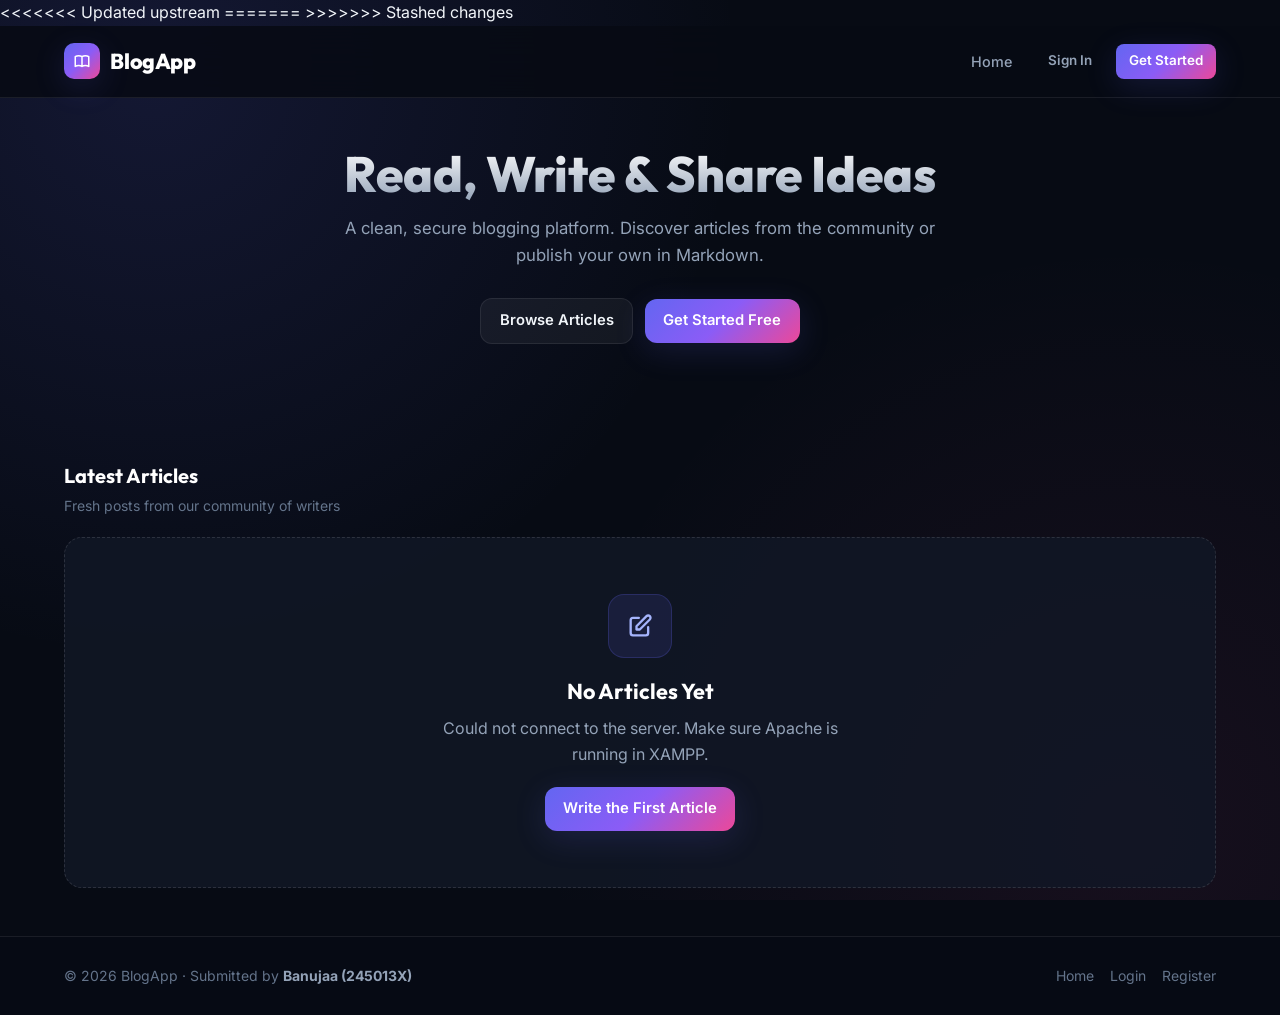
<file: frontend/index.html>
<!DOCTYPE html>
<html lang="en">

<head>
  <meta charset="UTF-8">
  <meta name="viewport" content="width=device-width, initial-scale=1.0">
<<<<<<< Updated upstream
  <title>BlogApp </title>
  <meta name="description"
    content="A multi-user blog application built with PHP, MySQL, HTML, CSS, and JS .">
=======
  <title>BlogApp — Share Your Ideas</title>
  <meta name="description"
    content="A multi-user blog platform. Read articles, publish your own posts, and manage content securely.">
>>>>>>> Stashed changes
  <link rel="stylesheet" href="css/style.css">
</head>

<body>
  <a href="#main-content" class="skip-link">Skip to content</a>

  <nav class="navbar" aria-label="Main navigation">
    <div class="nav-container">
      <a href="index.html" class="logo">
        <span class="logo-icon" aria-hidden="true">
          <svg fill="none" stroke="currentColor" viewBox="0 0 24 24">
            <path stroke-linecap="round" stroke-linejoin="round" stroke-width="2"
              d="M12 6.253v13m0-13C10.832 5.477 9.246 5 7.5 5S4.168 5.477 3 6.253v13C4.168 18.477 5.754 18 7.5 18s3.332.477 4.5 1.253m0-13C13.168 5.477 14.754 5 16.5 5c1.747 0 3.332.477 4.5 1.253v13C19.832 18.477 18.247 18 16.5 18c-1.746 0-3.332.477-4.5 1.253" />
          </svg>
        </span>
        BlogApp
      </a>
      <div id="nav-right" class="nav-links"></div>
    </div>
  </nav>

  <main id="main-content" class="container">
    <section class="hero-section">
      <h1 class="hero-title">Read, Write &amp; Share Ideas</h1>
      <p class="hero-subtitle">
        A clean, secure blogging platform. Discover articles from the community or publish your own in Markdown.
      </p>
      <div id="hero-actions" class="hero-actions">
        <a href="#posts-section" class="btn btn-secondary">Browse Articles</a>
        <a href="register.html" class="btn btn-primary">Get Started Free</a>
      </div>
      <div id="home-stats" class="home-stats" aria-live="polite"></div>
    </section>

    <section id="posts-section">
      <div class="section-header">
        <div>
          <h2 class="section-title">Latest Articles</h2>
          <p class="section-desc">Fresh posts from our community of writers</p>
        </div>
      </div>
      <div id="posts-container" class="posts-grid" aria-live="polite"></div>
    </section>
  </main>

  <footer class="footer">
    <div class="footer-inner">
      <p class="footer-copy">&copy; 2026 BlogApp · Submitted by <strong>Banujaa (245013X)</strong></p>
      <div class="footer-links">
        <a href="index.html">Home</a>
        <a href="login.html">Login</a>
        <a href="register.html">Register</a>
      </div>
    </div>
  </footer>

  <script src="js/auth.js"></script>
  <script src="js/home.js"></script>
</body>

</html>
</file>
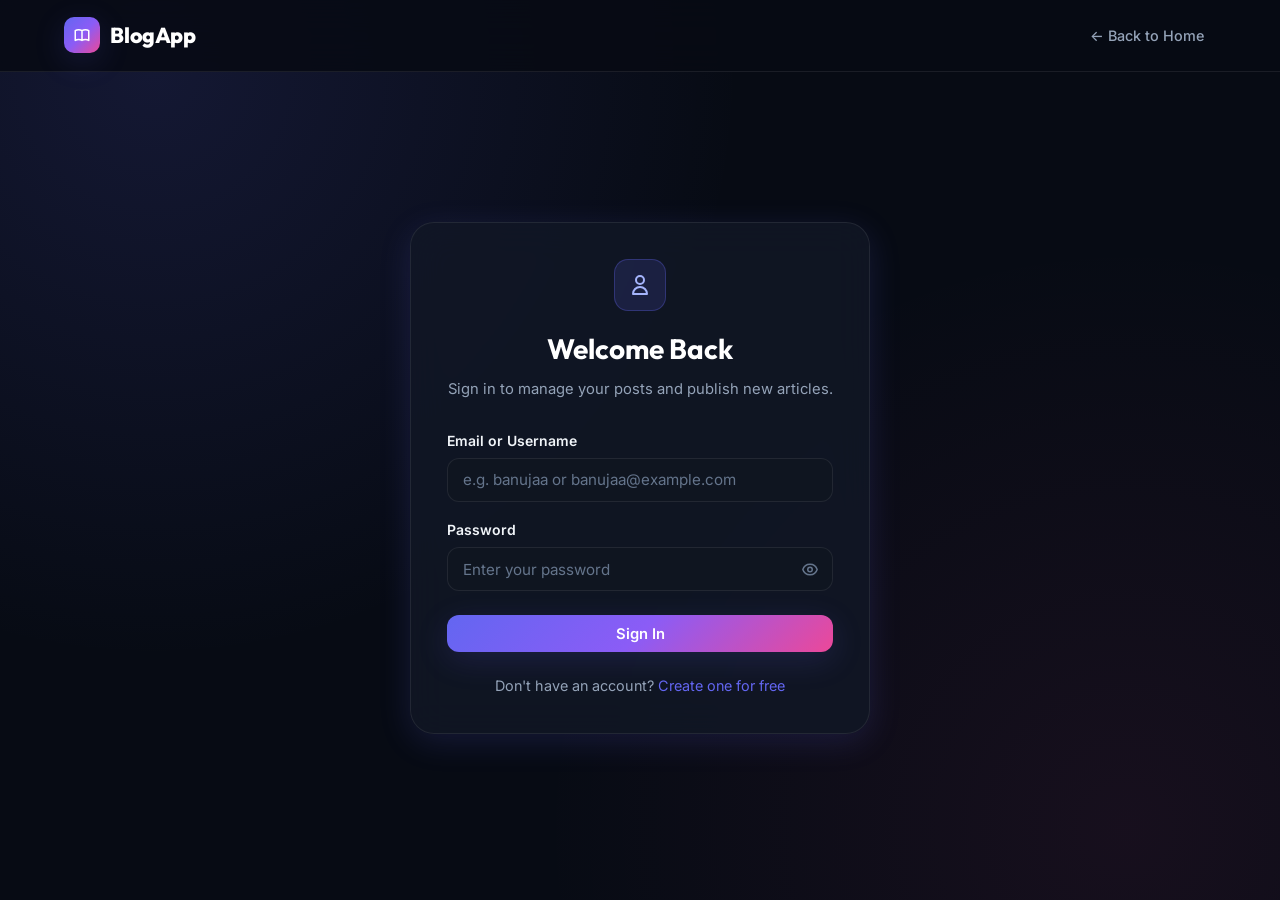
<file: frontend/login.html>
<!DOCTYPE html>
<html lang="en">
<head>
  <meta charset="UTF-8">
  <meta name="viewport" content="width=device-width, initial-scale=1.0">
  <title>Sign In — BlogApp</title>
  <link rel="stylesheet" href="css/style.css">
</head>
<body>
  <a href="#main-content" class="skip-link">Skip to content</a>

  <nav class="navbar" aria-label="Main navigation">
    <div class="nav-container">
      <a href="index.html" class="logo">
        <span class="logo-icon" aria-hidden="true">
          <svg fill="none" stroke="currentColor" viewBox="0 0 24 24">
            <path stroke-linecap="round" stroke-linejoin="round" stroke-width="2" d="M12 6.253v13m0-13C10.832 5.477 9.246 5 7.5 5S4.168 5.477 3 6.253v13C4.168 18.477 5.754 18 7.5 18s3.332.477 4.5 1.253m0-13C13.168 5.477 14.754 5 16.5 5c1.747 0 3.332.477 4.5 1.253v13C19.832 18.477 18.247 18 16.5 18c-1.746 0-3.332.477-4.5 1.253"/>
          </svg>
        </span>
        BlogApp
      </a>
      <div class="nav-links">
        <a href="index.html" class="nav-link">&larr; Back to Home</a>
      </div>
    </div>
  </nav>

  <main id="main-content" class="container auth-page">
    <div class="auth-box">
      <div class="auth-header">
        <div class="auth-icon" aria-hidden="true">
          <svg width="24" height="24" fill="none" stroke="currentColor" viewBox="0 0 24 24">
            <path stroke-linecap="round" stroke-linejoin="round" stroke-width="2" d="M16 7a4 4 0 11-8 0 4 4 0 018 0zM12 14a7 7 0 00-7 7h14a7 7 0 00-7-7z"/>
          </svg>
        </div>
        <h2>Welcome Back</h2>
        <p>Sign in to manage your posts and publish new articles.</p>
      </div>

      <div id="alert-box" role="alert" aria-live="polite"></div>

      <form id="login-form" novalidate>
        <div class="form-group">
          <label class="form-label" for="login_id">Email or Username</label>
          <input type="text" id="login_id" name="login_id" class="form-control"
            placeholder="e.g. banujaa or banujaa@example.com" autocomplete="username" required>
        </div>

        <div class="form-group">
          <label class="form-label" for="password">Password</label>
          <div class="input-group">
            <input type="password" id="password" name="password" class="form-control"
              placeholder="Enter your password" autocomplete="current-password" required>
            <button type="button" class="input-toggle" data-toggle-password="password" aria-label="Show password">
              <svg width="18" height="18" fill="none" stroke="currentColor" viewBox="0 0 24 24">
                <path stroke-linecap="round" stroke-linejoin="round" stroke-width="2" d="M15 12a3 3 0 11-6 0 3 3 0 016 0z"/>
                <path stroke-linecap="round" stroke-linejoin="round" stroke-width="2" d="M2.458 12C3.732 7.943 7.523 5 12 5c4.478 0 8.268 2.943 9.542 7-1.274 4.057-5.064 7-9.542 7-4.477 0-8.268-2.943-9.542-7z"/>
              </svg>
            </button>
          </div>
        </div>

        <button type="submit" id="submit-btn" class="btn btn-primary btn-block" style="margin-top: 0.35rem;">
          Sign In
        </button>
      </form>

      <p class="auth-footer">
        Don't have an account? <a href="register.html">Create one for free</a>
      </p>
    </div>
  </main>

  <script src="js/ui.js"></script>
  <script src="js/auth.js"></script>
  <script>
    document.addEventListener('DOMContentLoaded', () => {
      const loginForm = document.getElementById('login-form');
      const alertBox = document.getElementById('alert-box');
      const submitBtn = document.getElementById('submit-btn');

      loginForm.addEventListener('submit', async (e) => {
        e.preventDefault();
        alertBox.innerHTML = '';

        const login_id = document.getElementById('login_id').value.trim();
        const password = document.getElementById('password').value;

        if (!login_id || !password) {
          alertBox.innerHTML = `<div class="alert alert-danger">Please fill in all fields to continue.</div>`;
          return;
        }

        submitBtn.disabled = true;
        submitBtn.textContent = 'Signing in...';

        try {
          const response = await fetch('../backend/api/login.php', {
            method: 'POST',
            headers: { 'Content-Type': 'application/json' },
            body: JSON.stringify({ login_id, password })
          });
          const data = await response.json();

          if (data.success) {
            alertBox.innerHTML = `<div class="alert alert-success">${escapeHTML(data.message)} Redirecting...</div>`;
            setTimeout(() => { window.location.href = 'index.html'; }, 800);
          } else {
            alertBox.innerHTML = `<div class="alert alert-danger">${escapeHTML(data.message)}</div>`;
            submitBtn.disabled = false;
            submitBtn.textContent = 'Sign In';
          }
        } catch (err) {
          console.error(err);
          alertBox.innerHTML = `<div class="alert alert-danger">Unable to connect to the server. Please ensure XAMPP is running.</div>`;
          submitBtn.disabled = false;
          submitBtn.textContent = 'Sign In';
        }
      });
    });
  </script>
</body>
</html>
</file>
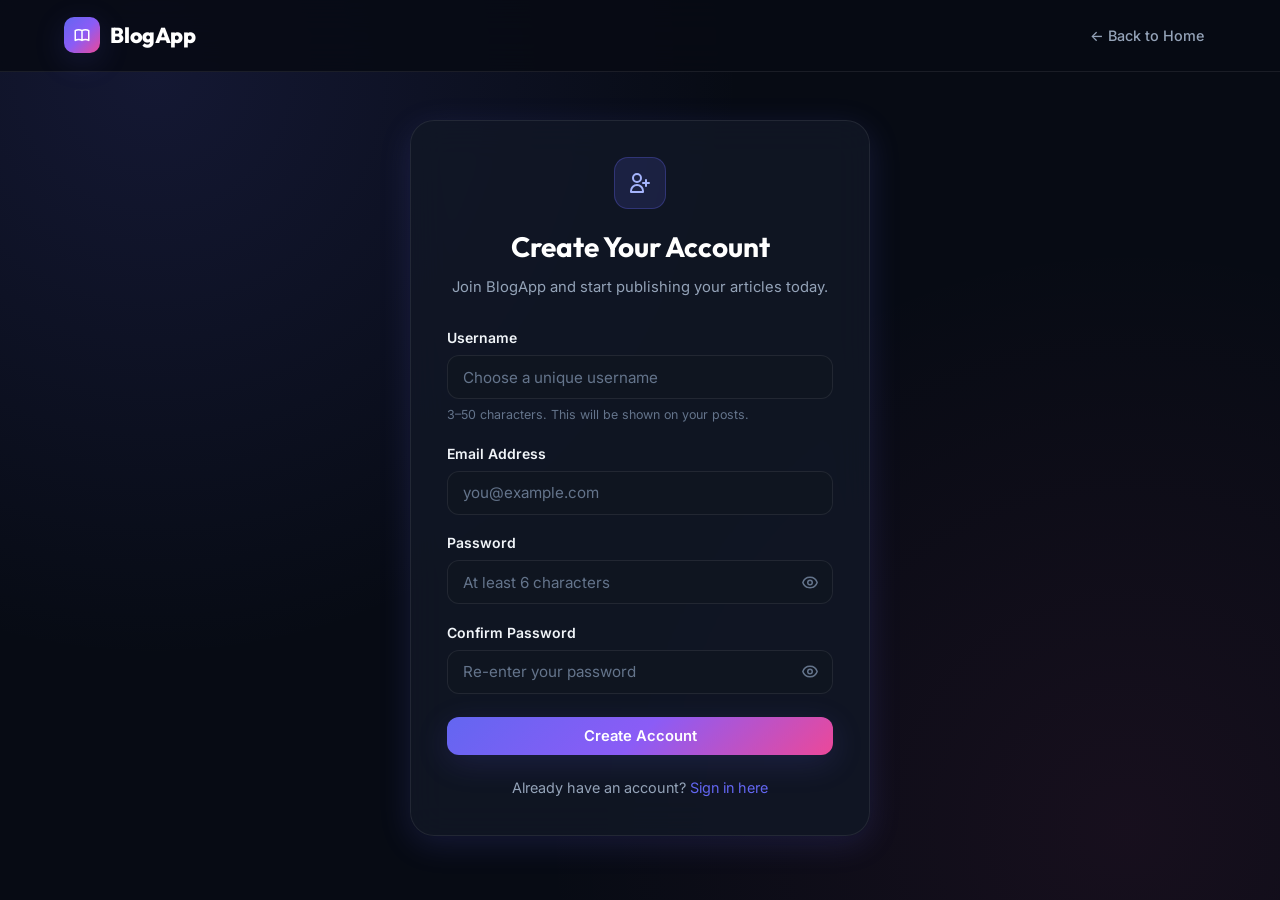
<file: frontend/register.html>
<!DOCTYPE html>
<html lang="en">
<head>
  <meta charset="UTF-8">
  <meta name="viewport" content="width=device-width, initial-scale=1.0">
  <title>Create Account — BlogApp</title>
  <link rel="stylesheet" href="css/style.css">
</head>
<body>
  <a href="#main-content" class="skip-link">Skip to content</a>

  <nav class="navbar" aria-label="Main navigation">
    <div class="nav-container">
      <a href="index.html" class="logo">
        <span class="logo-icon" aria-hidden="true">
          <svg fill="none" stroke="currentColor" viewBox="0 0 24 24">
            <path stroke-linecap="round" stroke-linejoin="round" stroke-width="2" d="M12 6.253v13m0-13C10.832 5.477 9.246 5 7.5 5S4.168 5.477 3 6.253v13C4.168 18.477 5.754 18 7.5 18s3.332.477 4.5 1.253m0-13C13.168 5.477 14.754 5 16.5 5c1.747 0 3.332.477 4.5 1.253v13C19.832 18.477 18.247 18 16.5 18c-1.746 0-3.332.477-4.5 1.253"/>
          </svg>
        </span>
        BlogApp
      </a>
      <div class="nav-links">
        <a href="index.html" class="nav-link">&larr; Back to Home</a>
      </div>
    </div>
  </nav>

  <main id="main-content" class="container auth-page">
    <div class="auth-box">
      <div class="auth-header">
        <div class="auth-icon" aria-hidden="true">
          <svg width="24" height="24" fill="none" stroke="currentColor" viewBox="0 0 24 24">
            <path stroke-linecap="round" stroke-linejoin="round" stroke-width="2" d="M18 9v3m0 0v3m0-3h3m-3 0h-3m-2-5a4 4 0 11-8 0 4 4 0 018 0zM3 20a6 6 0 0112 0v1H3v-1z"/>
          </svg>
        </div>
        <h2>Create Your Account</h2>
        <p>Join BlogApp and start publishing your articles today.</p>
      </div>

      <div id="alert-box" role="alert" aria-live="polite"></div>

      <form id="register-form" novalidate>
        <div class="form-group">
          <label class="form-label" for="username">Username</label>
          <input type="text" id="username" name="username" class="form-control"
            placeholder="Choose a unique username" autocomplete="username" required minlength="3" maxlength="50">
          <span class="form-hint">3–50 characters. This will be shown on your posts.</span>
        </div>

        <div class="form-group">
          <label class="form-label" for="email">Email Address</label>
          <input type="email" id="email" name="email" class="form-control"
            placeholder="you@example.com" autocomplete="email" required>
        </div>

        <div class="form-group">
          <label class="form-label" for="password">Password</label>
          <div class="input-group">
            <input type="password" id="password" name="password" class="form-control"
              placeholder="At least 6 characters" autocomplete="new-password" required minlength="6">
            <button type="button" class="input-toggle" data-toggle-password="password" aria-label="Show password">
              <svg width="18" height="18" fill="none" stroke="currentColor" viewBox="0 0 24 24">
                <path stroke-linecap="round" stroke-linejoin="round" stroke-width="2" d="M15 12a3 3 0 11-6 0 3 3 0 016 0z"/>
                <path stroke-linecap="round" stroke-linejoin="round" stroke-width="2" d="M2.458 12C3.732 7.943 7.523 5 12 5c4.478 0 8.268 2.943 9.542 7-1.274 4.057-5.064 7-9.542 7-4.477 0-8.268-2.943-9.542-7z"/>
              </svg>
            </button>
          </div>
        </div>

        <div class="form-group">
          <label class="form-label" for="confirm_password">Confirm Password</label>
          <div class="input-group">
            <input type="password" id="confirm_password" name="confirm_password" class="form-control"
              placeholder="Re-enter your password" autocomplete="new-password" required>
            <button type="button" class="input-toggle" data-toggle-password="confirm_password" aria-label="Show password">
              <svg width="18" height="18" fill="none" stroke="currentColor" viewBox="0 0 24 24">
                <path stroke-linecap="round" stroke-linejoin="round" stroke-width="2" d="M15 12a3 3 0 11-6 0 3 3 0 016 0z"/>
                <path stroke-linecap="round" stroke-linejoin="round" stroke-width="2" d="M2.458 12C3.732 7.943 7.523 5 12 5c4.478 0 8.268 2.943 9.542 7-1.274 4.057-5.064 7-9.542 7-4.477 0-8.268-2.943-9.542-7z"/>
              </svg>
            </button>
          </div>
        </div>

        <button type="submit" id="submit-btn" class="btn btn-primary btn-block" style="margin-top: 0.35rem;">
          Create Account
        </button>
      </form>

      <p class="auth-footer">
        Already have an account? <a href="login.html">Sign in here</a>
      </p>
    </div>
  </main>

  <script src="js/ui.js"></script>
  <script src="js/auth.js"></script>
  <script>
    document.addEventListener('DOMContentLoaded', () => {
      const registerForm = document.getElementById('register-form');
      const alertBox = document.getElementById('alert-box');
      const submitBtn = document.getElementById('submit-btn');
      const passwordInput = document.getElementById('password');
      const confirmInput = document.getElementById('confirm_password');

      confirmInput.addEventListener('input', () => {
        confirmInput.classList.toggle('is-invalid', confirmInput.value && confirmInput.value !== passwordInput.value);
      });

      registerForm.addEventListener('submit', async (e) => {
        e.preventDefault();
        alertBox.innerHTML = '';

        const username = document.getElementById('username').value.trim();
        const email = document.getElementById('email').value.trim();
        const password = passwordInput.value;
        const confirm_password = confirmInput.value;

        if (password !== confirm_password) {
          confirmInput.classList.add('is-invalid');
          alertBox.innerHTML = `<div class="alert alert-danger">Passwords do not match. Please check and try again.</div>`;
          return;
        }

        submitBtn.disabled = true;
        submitBtn.textContent = 'Creating account...';

        try {
          const response = await fetch('../backend/api/register.php', {
            method: 'POST',
            headers: { 'Content-Type': 'application/json' },
            body: JSON.stringify({ username, email, password })
          });
          const data = await response.json();

          if (data.success) {
            alertBox.innerHTML = `<div class="alert alert-success">${escapeHTML(data.message)} Redirecting to sign in...</div>`;
            setTimeout(() => { window.location.href = 'login.html'; }, 1200);
          } else {
            alertBox.innerHTML = `<div class="alert alert-danger">${escapeHTML(data.message)}</div>`;
            submitBtn.disabled = false;
            submitBtn.textContent = 'Create Account';
          }
        } catch (err) {
          console.error(err);
          alertBox.innerHTML = `<div class="alert alert-danger">Unable to connect to the server. Please ensure XAMPP is running.</div>`;
          submitBtn.disabled = false;
          submitBtn.textContent = 'Create Account';
        }
      });
    });
  </script>
</body>
</html>
</file>
<file: frontend/css/style.css>
/* ==========================================================================
   BlogApp — Modern Design System & CSS Stylesheet
   BlogApp Design System
   ========================================================================== */

@import url('https://fonts.googleapis.com/css2?family=Inter:wght@300;400;500;600;700&family=Outfit:wght@400;500;600;700;800&display=swap');

:root {
  --bg-dark: #070b14;
  --bg-card: rgba(18, 24, 38, 0.82);
  --bg-card-hover: rgba(26, 34, 52, 0.92);
  --bg-input: #0f1520;
  --border-color: rgba(255, 255, 255, 0.08);
  --border-focus: #6366f1;

  --primary: #6366f1;
  --primary-hover: #4f46e5;
  --primary-glow: rgba(99, 102, 241, 0.22);
  --accent-gradient: linear-gradient(135deg, #6366f1 0%, #8b5cf6 50%, #ec4899 100%);

  --text-main: #f1f5f9;
  --text-muted: #94a3b8;
  --text-dim: #64748b;

  --danger: #ef4444;
  --danger-hover: #dc2626;
  --success: #10b981;
  --warning: #f59e0b;

  --font-heading: 'Outfit', -apple-system, BlinkMacSystemFont, sans-serif;
  --font-body: 'Inter', -apple-system, BlinkMacSystemFont, sans-serif;

  --radius-sm: 8px;
  --radius-md: 12px;
  --radius-lg: 18px;
  --radius-xl: 24px;
  --shadow-sm: 0 4px 16px rgba(0, 0, 0, 0.24);
  --shadow-glow: 0 8px 32px rgba(99, 102, 241, 0.16);
  --backdrop: blur(18px);
  --transition: all 0.22s cubic-bezier(0.4, 0, 0.2, 1);
  --nav-height: 72px;
}

*, *::before, *::after {
  box-sizing: border-box;
  margin: 0;
  padding: 0;
}

html {
  font-size: 16px;
  scroll-behavior: smooth;
}

body {
  font-family: var(--font-body);
  background-color: var(--bg-dark);
  color: var(--text-main);
  line-height: 1.6;
  min-height: 100vh;
  display: flex;
  flex-direction: column;
  background-image:
    radial-gradient(circle at 12% 8%, rgba(99, 102, 241, 0.14) 0%, transparent 42%),
    radial-gradient(circle at 88% 92%, rgba(236, 72, 153, 0.07) 0%, transparent 42%);
  background-attachment: fixed;
}

a {
  color: var(--primary);
  text-decoration: none;
  transition: var(--transition);
}

a:hover {
  color: #818cf8;
}

:focus-visible {
  outline: 2px solid var(--primary);
  outline-offset: 2px;
}

.skip-link {
  position: absolute;
  top: -100px;
  left: 1rem;
  z-index: 2000;
  background: var(--primary);
  color: #fff;
  padding: 0.65rem 1rem;
  border-radius: var(--radius-sm);
  font-weight: 600;
}

.skip-link:focus {
  top: 1rem;
}

/* Navigation */
.navbar {
  position: sticky;
  top: 0;
  z-index: 100;
  background: rgba(7, 11, 20, 0.88);
  backdrop-filter: var(--backdrop);
  -webkit-backdrop-filter: var(--backdrop);
  border-bottom: 1px solid var(--border-color);
  min-height: var(--nav-height);
  display: flex;
  align-items: center;
}

.nav-container {
  max-width: 1200px;
  margin: 0 auto;
  padding: 0.85rem 1.5rem;
  width: 100%;
  display: flex;
  justify-content: space-between;
  align-items: center;
  gap: 1rem;
}

.logo {
  display: inline-flex;
  align-items: center;
  gap: 0.65rem;
  font-family: var(--font-heading);
  font-size: 1.35rem;
  font-weight: 800;
  color: #fff;
  letter-spacing: -0.4px;
  flex-shrink: 0;
}

.logo-icon {
  width: 36px;
  height: 36px;
  border-radius: 10px;
  background: var(--accent-gradient);
  display: inline-flex;
  align-items: center;
  justify-content: center;
  box-shadow: var(--shadow-glow);
}

.logo-icon svg {
  width: 18px;
  height: 18px;
  color: #fff;
}

.nav-links {
  display: flex;
  align-items: center;
  gap: 0.65rem;
  flex-wrap: wrap;
  justify-content: flex-end;
}

.nav-link {
  font-weight: 500;
  color: var(--text-muted);
  padding: 0.45rem 0.75rem;
  border-radius: var(--radius-sm);
  font-size: 0.9rem;
  white-space: nowrap;
}

.nav-link:hover,
.nav-link.active {
  color: #fff;
  background: rgba(255, 255, 255, 0.06);
}

.user-pill {
  display: flex;
  align-items: center;
  gap: 0.55rem;
  background: rgba(255, 255, 255, 0.04);
  border: 1px solid var(--border-color);
  padding: 0.3rem 0.75rem 0.3rem 0.35rem;
  border-radius: 999px;
  font-size: 0.875rem;
  max-width: 180px;
}

.user-pill span {
  overflow: hidden;
  text-overflow: ellipsis;
  white-space: nowrap;
}

.avatar {
  width: 28px;
  height: 28px;
  border-radius: 50%;
  background: var(--accent-gradient);
  display: flex;
  align-items: center;
  justify-content: center;
  font-size: 0.78rem;
  font-weight: 700;
  color: #fff;
  text-transform: uppercase;
  flex-shrink: 0;
}

/* Buttons */
.btn {
  display: inline-flex;
  align-items: center;
  justify-content: center;
  gap: 0.45rem;
  padding: 0.62rem 1.15rem;
  border-radius: var(--radius-md);
  font-family: var(--font-body);
  font-weight: 600;
  font-size: 0.925rem;
  cursor: pointer;
  border: none;
  transition: var(--transition);
  white-space: nowrap;
}

.btn:disabled {
  opacity: 0.55;
  cursor: not-allowed;
  transform: none !important;
}

.btn-primary {
  background: var(--accent-gradient);
  color: #fff;
  box-shadow: var(--shadow-glow);
}

.btn-primary:hover:not(:disabled) {
  transform: translateY(-1px);
  box-shadow: 0 10px 24px rgba(99, 102, 241, 0.32);
}

.btn-secondary {
  background: rgba(255, 255, 255, 0.05);
  color: var(--text-main);
  border: 1px solid var(--border-color);
}

.btn-secondary:hover:not(:disabled) {
  background: rgba(255, 255, 255, 0.1);
  color: #fff;
}

.btn-danger {
  background: var(--danger);
  color: #fff;
}

.btn-danger:hover:not(:disabled) {
  background: var(--danger-hover);
}

.btn-ghost {
  background: transparent;
  color: var(--text-muted);
  border: 1px solid transparent;
}

.btn-ghost:hover:not(:disabled) {
  color: #fff;
  background: rgba(255, 255, 255, 0.05);
}

.btn-sm {
  padding: 0.42rem 0.8rem;
  font-size: 0.84rem;
  border-radius: var(--radius-sm);
}

.btn-block {
  width: 100%;
}

/* Layout */
.container {
  max-width: 1200px;
  margin: 0 auto;
  padding: 2rem 1.5rem 3rem;
  width: 100%;
  flex: 1;
}

.container-narrow {
  max-width: 900px;
}

.page-toolbar {
  display: flex;
  align-items: center;
  justify-content: space-between;
  gap: 1rem;
  margin-bottom: 1.25rem;
  flex-wrap: wrap;
}

.breadcrumb {
  display: flex;
  align-items: center;
  gap: 0.45rem;
  font-size: 0.875rem;
  color: var(--text-dim);
  flex-wrap: wrap;
}

.breadcrumb a {
  color: var(--text-muted);
}

.breadcrumb a:hover {
  color: #fff;
}

.breadcrumb-sep {
  color: var(--text-dim);
}

.page-title {
  font-family: var(--font-heading);
  font-size: 1.85rem;
  font-weight: 700;
  color: #fff;
  line-height: 1.2;
}

.page-subtitle {
  color: var(--text-muted);
  font-size: 0.95rem;
  margin-top: 0.35rem;
}

/* Hero */
.hero-section {
  text-align: center;
  margin-bottom: 2.5rem;
  padding: 1rem 0 0.5rem;
}

.hero-badge {
  display: inline-flex;
  align-items: center;
  gap: 0.4rem;
  padding: 0.35rem 0.85rem;
  border-radius: 999px;
  border: 1px solid rgba(99, 102, 241, 0.35);
  background: rgba(99, 102, 241, 0.1);
  color: #c7d2fe;
  font-size: 0.8rem;
  font-weight: 600;
  margin-bottom: 1.1rem;
}

.hero-title {
  font-family: var(--font-heading);
  font-size: clamp(2rem, 5vw, 3.1rem);
  font-weight: 800;
  line-height: 1.12;
  margin-bottom: 0.85rem;
  background: linear-gradient(180deg, #ffffff 0%, #94a3b8 100%);
  -webkit-background-clip: text;
  -webkit-text-fill-color: transparent;
}

.hero-subtitle {
  font-size: 1.05rem;
  color: var(--text-muted);
  max-width: 620px;
  margin: 0 auto 1.75rem;
  line-height: 1.65;
}

.hero-actions {
  display: flex;
  align-items: center;
  justify-content: center;
  gap: 0.75rem;
  flex-wrap: wrap;
  margin-bottom: 2rem;
}

.home-stats {
  display: flex;
  justify-content: center;
  gap: 1rem;
  flex-wrap: wrap;
  margin-bottom: 2.25rem;
}

.stat-pill {
  display: inline-flex;
  align-items: center;
  gap: 0.5rem;
  padding: 0.55rem 1rem;
  border-radius: 999px;
  background: rgba(255, 255, 255, 0.04);
  border: 1px solid var(--border-color);
  color: var(--text-muted);
  font-size: 0.875rem;
}

.stat-pill strong {
  color: #fff;
  font-weight: 700;
}

.section-header {
  display: flex;
  align-items: flex-end;
  justify-content: space-between;
  gap: 1rem;
  margin-bottom: 1.25rem;
  flex-wrap: wrap;
}

.section-title {
  font-family: var(--font-heading);
  font-size: 1.25rem;
  font-weight: 700;
  color: #fff;
}

.section-desc {
  color: var(--text-dim);
  font-size: 0.875rem;
  margin-top: 0.2rem;
}

/* Posts grid */
.posts-grid {
  display: grid;
  grid-template-columns: repeat(auto-fill, minmax(320px, 1fr));
  gap: 1.5rem;
}

.card {
  background: var(--bg-card);
  backdrop-filter: var(--backdrop);
  -webkit-backdrop-filter: var(--backdrop);
  border: 1px solid var(--border-color);
  border-radius: var(--radius-lg);
  padding: 1.5rem;
  display: flex;
  flex-direction: column;
  justify-content: space-between;
  transition: var(--transition);
  position: relative;
  overflow: hidden;
  min-height: 240px;
}

.card::before {
  content: '';
  position: absolute;
  top: 0;
  left: 0;
  width: 100%;
  height: 3px;
  background: var(--accent-gradient);
  opacity: 0;
  transition: var(--transition);
}

.card:hover {
  background: var(--bg-card-hover);
  transform: translateY(-3px);
  border-color: rgba(99, 102, 241, 0.28);
  box-shadow: 0 14px 28px rgba(0, 0, 0, 0.28);
}

.card:hover::before {
  opacity: 1;
}

.card-meta {
  display: flex;
  align-items: center;
  gap: 0.55rem;
  font-size: 0.82rem;
  color: var(--text-muted);
  margin-bottom: 0.85rem;
  flex-wrap: wrap;
}

.card-author {
  display: flex;
  align-items: center;
  gap: 0.4rem;
  font-weight: 600;
  color: var(--text-main);
}

.card-title {
  font-family: var(--font-heading);
  font-size: 1.28rem;
  font-weight: 700;
  margin-bottom: 0.65rem;
  color: #fff;
  line-height: 1.35;
}

.card-title a {
  color: inherit;
}

.card-title a:hover {
  color: #a5b4fc;
}

.card-excerpt {
  color: var(--text-muted);
  font-size: 0.925rem;
  line-height: 1.6;
  margin-bottom: 1.25rem;
  display: -webkit-box;
  -webkit-line-clamp: 3;
  -webkit-box-orient: vertical;
  overflow: hidden;
  flex: 1;
}

.card-footer {
  display: flex;
  align-items: center;
  justify-content: space-between;
  padding-top: 0.95rem;
  border-top: 1px solid var(--border-color);
  font-size: 0.82rem;
  color: var(--text-dim);
  gap: 0.75rem;
}

.read-link {
  font-weight: 600;
  color: #c7d2fe;
}

.read-link:hover {
  color: #fff;
}

/* Auth */
.auth-page {
  display: flex;
  align-items: center;
  justify-content: center;
  min-height: calc(100vh - var(--nav-height) - 120px);
}

.auth-box {
  width: 100%;
  max-width: 460px;
  background: var(--bg-card);
  backdrop-filter: var(--backdrop);
  border: 1px solid var(--border-color);
  border-radius: var(--radius-xl);
  padding: 2.25rem;
  box-shadow: var(--shadow-glow);
}

.auth-header {
  text-align: center;
  margin-bottom: 1.75rem;
}

.auth-icon {
  width: 52px;
  height: 52px;
  margin: 0 auto 1rem;
  border-radius: 14px;
  background: rgba(99, 102, 241, 0.15);
  border: 1px solid rgba(99, 102, 241, 0.3);
  display: flex;
  align-items: center;
  justify-content: center;
  color: #a5b4fc;
}

.auth-header h2 {
  font-family: var(--font-heading);
  font-size: 1.75rem;
  font-weight: 700;
  color: #fff;
  margin-bottom: 0.4rem;
}

.auth-header p {
  color: var(--text-muted);
  font-size: 0.925rem;
}

.auth-footer {
  text-align: center;
  margin-top: 1.35rem;
  color: var(--text-muted);
  font-size: 0.9rem;
}

.form-group {
  margin-bottom: 1.1rem;
}

.form-label {
  display: block;
  font-size: 0.875rem;
  font-weight: 600;
  color: var(--text-main);
  margin-bottom: 0.35rem;
}

.form-hint {
  display: block;
  font-size: 0.78rem;
  color: var(--text-dim);
  margin-top: 0.35rem;
}

.form-control {
  width: 100%;
  padding: 0.72rem 0.95rem;
  background: var(--bg-input);
  border: 1px solid var(--border-color);
  border-radius: var(--radius-md);
  color: #fff;
  font-family: var(--font-body);
  font-size: 0.95rem;
  transition: var(--transition);
}

.form-control::placeholder {
  color: var(--text-dim);
}

.form-control:focus {
  outline: none;
  border-color: var(--border-focus);
  box-shadow: 0 0 0 3px var(--primary-glow);
}

.form-control.is-invalid {
  border-color: rgba(239, 68, 68, 0.65);
  box-shadow: 0 0 0 3px rgba(239, 68, 68, 0.12);
}

textarea.form-control {
  resize: vertical;
  min-height: 140px;
  line-height: 1.65;
}

.input-group {
  position: relative;
}

.input-group .form-control {
  padding-right: 2.75rem;
}

.input-toggle {
  position: absolute;
  right: 0.55rem;
  top: 50%;
  transform: translateY(-50%);
  background: none;
  border: none;
  color: var(--text-dim);
  cursor: pointer;
  padding: 0.35rem;
  border-radius: var(--radius-sm);
  display: inline-flex;
  align-items: center;
  justify-content: center;
}

.input-toggle:hover {
  color: #fff;
  background: rgba(255, 255, 255, 0.06);
}

/* Post detail */
.post-detail {
  max-width: 820px;
  margin: 0 auto;
  background: var(--bg-card);
  backdrop-filter: var(--backdrop);
  border: 1px solid var(--border-color);
  border-radius: var(--radius-xl);
  padding: clamp(1.5rem, 4vw, 2.75rem);
}

.post-header {
  margin-bottom: 1.75rem;
  padding-bottom: 1.35rem;
  border-bottom: 1px solid var(--border-color);
}

.post-title {
  font-family: var(--font-heading);
  font-size: clamp(1.75rem, 4vw, 2.45rem);
  font-weight: 800;
  color: #fff;
  line-height: 1.2;
  margin-bottom: 1rem;
}

.post-actions {
  display: flex;
  gap: 0.65rem;
  margin-top: 1.25rem;
  flex-wrap: wrap;
}

.edited-badge {
  display: inline-flex;
  align-items: center;
  gap: 0.25rem;
  background: rgba(255, 255, 255, 0.07);
  padding: 0.15rem 0.55rem;
  border-radius: 999px;
  font-size: 0.72rem;
  color: var(--text-muted);
}

/* Markdown */
.markdown-body {
  font-size: 1.03rem;
  line-height: 1.82;
  color: #dbe4f0;
}

.markdown-body h1,
.markdown-body h2,
.markdown-body h3 {
  font-family: var(--font-heading);
  color: #fff;
  margin-top: 1.65rem;
  margin-bottom: 0.65rem;
}

.markdown-body p {
  margin-bottom: 1.1rem;
}

.markdown-body ul,
.markdown-body ol {
  margin: 0 0 1.1rem 1.25rem;
}

.markdown-body code {
  background: rgba(255, 255, 255, 0.08);
  padding: 0.18rem 0.38rem;
  border-radius: var(--radius-sm);
  font-family: ui-monospace, monospace;
  font-size: 0.88em;
}

.markdown-body pre {
  background: #070b14;
  padding: 1.15rem;
  border-radius: var(--radius-md);
  overflow-x: auto;
  border: 1px solid var(--border-color);
  margin-bottom: 1.25rem;
}

.markdown-body blockquote {
  border-left: 4px solid var(--primary);
  padding-left: 1rem;
  margin: 1.25rem 0;
  color: var(--text-muted);
  font-style: italic;
}

.markdown-body img {
  max-width: 100%;
  border-radius: var(--radius-md);
}

/* Alerts */
.alert {
  padding: 0.8rem 1rem;
  border-radius: var(--radius-md);
  font-size: 0.9rem;
  margin-bottom: 1rem;
  display: flex;
  align-items: flex-start;
  gap: 0.55rem;
  line-height: 1.45;
}

.alert-danger {
  background: rgba(239, 68, 68, 0.12);
  border: 1px solid rgba(239, 68, 68, 0.28);
  color: #fecaca;
}

.alert-success {
  background: rgba(16, 185, 129, 0.12);
  border: 1px solid rgba(16, 185, 129, 0.28);
  color: #a7f3d0;
}

.alert-info {
  background: rgba(99, 102, 241, 0.12);
  border: 1px solid rgba(99, 102, 241, 0.28);
  color: #c7d2fe;
}

/* Empty & loading states */
.empty-state {
  text-align: center;
  padding: 3.5rem 1.75rem;
  background: var(--bg-card);
  border-radius: var(--radius-lg);
  border: 1px dashed rgba(255, 255, 255, 0.12);
}

.empty-icon {
  width: 64px;
  height: 64px;
  margin: 0 auto 1rem;
  border-radius: 16px;
  background: rgba(99, 102, 241, 0.12);
  border: 1px solid rgba(99, 102, 241, 0.22);
  display: flex;
  align-items: center;
  justify-content: center;
  color: #a5b4fc;
}

.empty-state h3 {
  font-family: var(--font-heading);
  font-size: 1.35rem;
  margin-bottom: 0.45rem;
  color: #fff;
}

.empty-state p {
  color: var(--text-muted);
  margin-bottom: 1.25rem;
  max-width: 420px;
  margin-left: auto;
  margin-right: auto;
}

.loading-state {
  display: flex;
  flex-direction: column;
  align-items: center;
  justify-content: center;
  gap: 0.85rem;
  padding: 3rem 1.5rem;
  color: var(--text-muted);
}

.spinner {
  width: 36px;
  height: 36px;
  border: 3px solid rgba(255, 255, 255, 0.08);
  border-top-color: var(--primary);
  border-radius: 50%;
  animation: spin 0.75s linear infinite;
}

@keyframes spin {
  to { transform: rotate(360deg); }
}

.skeleton-grid {
  display: grid;
  grid-template-columns: repeat(auto-fill, minmax(320px, 1fr));
  gap: 1.5rem;
}

.skeleton-card {
  background: var(--bg-card);
  border: 1px solid var(--border-color);
  border-radius: var(--radius-lg);
  padding: 1.5rem;
  min-height: 240px;
}

.skeleton-line {
  height: 12px;
  border-radius: 999px;
  background: linear-gradient(90deg, rgba(255,255,255,0.04) 0%, rgba(255,255,255,0.1) 50%, rgba(255,255,255,0.04) 100%);
  background-size: 200% 100%;
  animation: shimmer 1.4s ease infinite;
  margin-bottom: 0.75rem;
}

.skeleton-line.sm { width: 35%; height: 10px; }
.skeleton-line.md { width: 70%; height: 14px; }
.skeleton-line.lg { width: 90%; }
.skeleton-line.full { width: 100%; }

@keyframes shimmer {
  0% { background-position: 200% 0; }
  100% { background-position: -200% 0; }
}

/* Editor */
.editor-shell {
  max-width: 900px;
  margin: 0 auto;
}

.editor-header {
  display: flex;
  justify-content: space-between;
  align-items: flex-start;
  gap: 1rem;
  margin-bottom: 1.25rem;
  flex-wrap: wrap;
}

.editor-toolbar {
  display: flex;
  align-items: center;
  justify-content: space-between;
  gap: 0.75rem;
  margin-bottom: 0.65rem;
  flex-wrap: wrap;
}

.editor-tabs {
  display: inline-flex;
  gap: 0.25rem;
  padding: 0.25rem;
  background: rgba(255, 255, 255, 0.04);
  border: 1px solid var(--border-color);
  border-radius: var(--radius-md);
}

.tab-btn {
  background: none;
  border: none;
  color: var(--text-muted);
  font-weight: 600;
  font-size: 0.85rem;
  padding: 0.42rem 0.85rem;
  cursor: pointer;
  border-radius: var(--radius-sm);
  transition: var(--transition);
}

.tab-btn:hover {
  color: #fff;
}

.tab-btn.active {
  background: rgba(99, 102, 241, 0.22);
  color: #fff;
}

.editor-meta {
  display: flex;
  align-items: center;
  justify-content: space-between;
  gap: 0.75rem;
  margin-top: 0.45rem;
  font-size: 0.78rem;
  color: var(--text-dim);
}

.markdown-help {
  margin-top: 0.85rem;
  padding: 0.85rem 1rem;
  border-radius: var(--radius-md);
  background: rgba(255, 255, 255, 0.03);
  border: 1px solid var(--border-color);
  font-size: 0.82rem;
  color: var(--text-muted);
}

.markdown-help summary {
  cursor: pointer;
  font-weight: 600;
  color: var(--text-main);
}

.markdown-help code {
  background: rgba(255, 255, 255, 0.08);
  padding: 0.1rem 0.35rem;
  border-radius: 4px;
  font-size: 0.85em;
}

.preview-panel {
  display: none;
  min-height: 320px;
  padding: 1.15rem;
  background: var(--bg-input);
  border: 1px solid var(--border-color);
  border-radius: var(--radius-md);
}

.form-actions {
  display: flex;
  justify-content: flex-end;
  gap: 0.75rem;
  margin-top: 1.75rem;
  flex-wrap: wrap;
}

/* Modal */
.modal-overlay {
  position: fixed;
  inset: 0;
  background: rgba(0, 0, 0, 0.72);
  backdrop-filter: blur(5px);
  display: flex;
  align-items: center;
  justify-content: center;
  z-index: 1000;
  opacity: 0;
  pointer-events: none;
  transition: var(--transition);
  padding: 1rem;
}

.modal-overlay.active {
  opacity: 1;
  pointer-events: auto;
}

.modal {
  background: var(--bg-card);
  border: 1px solid var(--border-color);
  border-radius: var(--radius-xl);
  padding: 1.75rem;
  width: 100%;
  max-width: 440px;
  box-shadow: 0 20px 40px rgba(0, 0, 0, 0.5);
  transform: translateY(12px);
  transition: var(--transition);
}

.modal-overlay.active .modal {
  transform: translateY(0);
}

.modal-icon {
  width: 48px;
  height: 48px;
  border-radius: 12px;
  background: rgba(239, 68, 68, 0.12);
  border: 1px solid rgba(239, 68, 68, 0.28);
  display: flex;
  align-items: center;
  justify-content: center;
  color: #fca5a5;
  margin-bottom: 1rem;
}

.modal-title {
  font-family: var(--font-heading);
  font-size: 1.25rem;
  color: #fff;
  margin-bottom: 0.5rem;
}

.modal-text {
  color: var(--text-muted);
  font-size: 0.925rem;
  margin-bottom: 1.35rem;
  line-height: 1.55;
}

.modal-actions {
  display: flex;
  justify-content: flex-end;
  gap: 0.65rem;
  flex-wrap: wrap;
}

/* Footer */
.footer {
  margin-top: auto;
  border-top: 1px solid var(--border-color);
  padding: 1.75rem 0;
  background: rgba(7, 11, 20, 0.5);
}

.footer-inner {
  max-width: 1200px;
  margin: 0 auto;
  padding: 0 1.5rem;
  display: flex;
  align-items: center;
  justify-content: space-between;
  gap: 1rem;
  flex-wrap: wrap;
}

.footer-copy {
  color: var(--text-dim);
  font-size: 0.875rem;
}

.footer-copy strong {
  color: var(--text-muted);
}

.footer-links {
  display: flex;
  gap: 1rem;
  flex-wrap: wrap;
}

.footer-links a {
  color: var(--text-dim);
  font-size: 0.875rem;
}

.footer-links a:hover {
  color: #fff;
}

/* Responsive */
@media (max-width: 768px) {
  .container {
    padding: 1.5rem 1rem 2.5rem;
  }

  .nav-container {
    padding: 0.75rem 1rem;
  }

  .nav-links {
    gap: 0.45rem;
  }

  .user-pill {
    max-width: 130px;
  }

  .post-detail {
    padding: 1.35rem;
  }

  .auth-box {
    padding: 1.75rem 1.25rem;
  }

  .footer-inner {
    flex-direction: column;
    text-align: center;
    justify-content: center;
  }
}

@media (prefers-reduced-motion: reduce) {
  *, *::before, *::after {
    animation-duration: 0.01ms !important;
    animation-iteration-count: 1 !important;
    transition-duration: 0.01ms !important;
    scroll-behavior: auto !important;
  }
}
</file>
